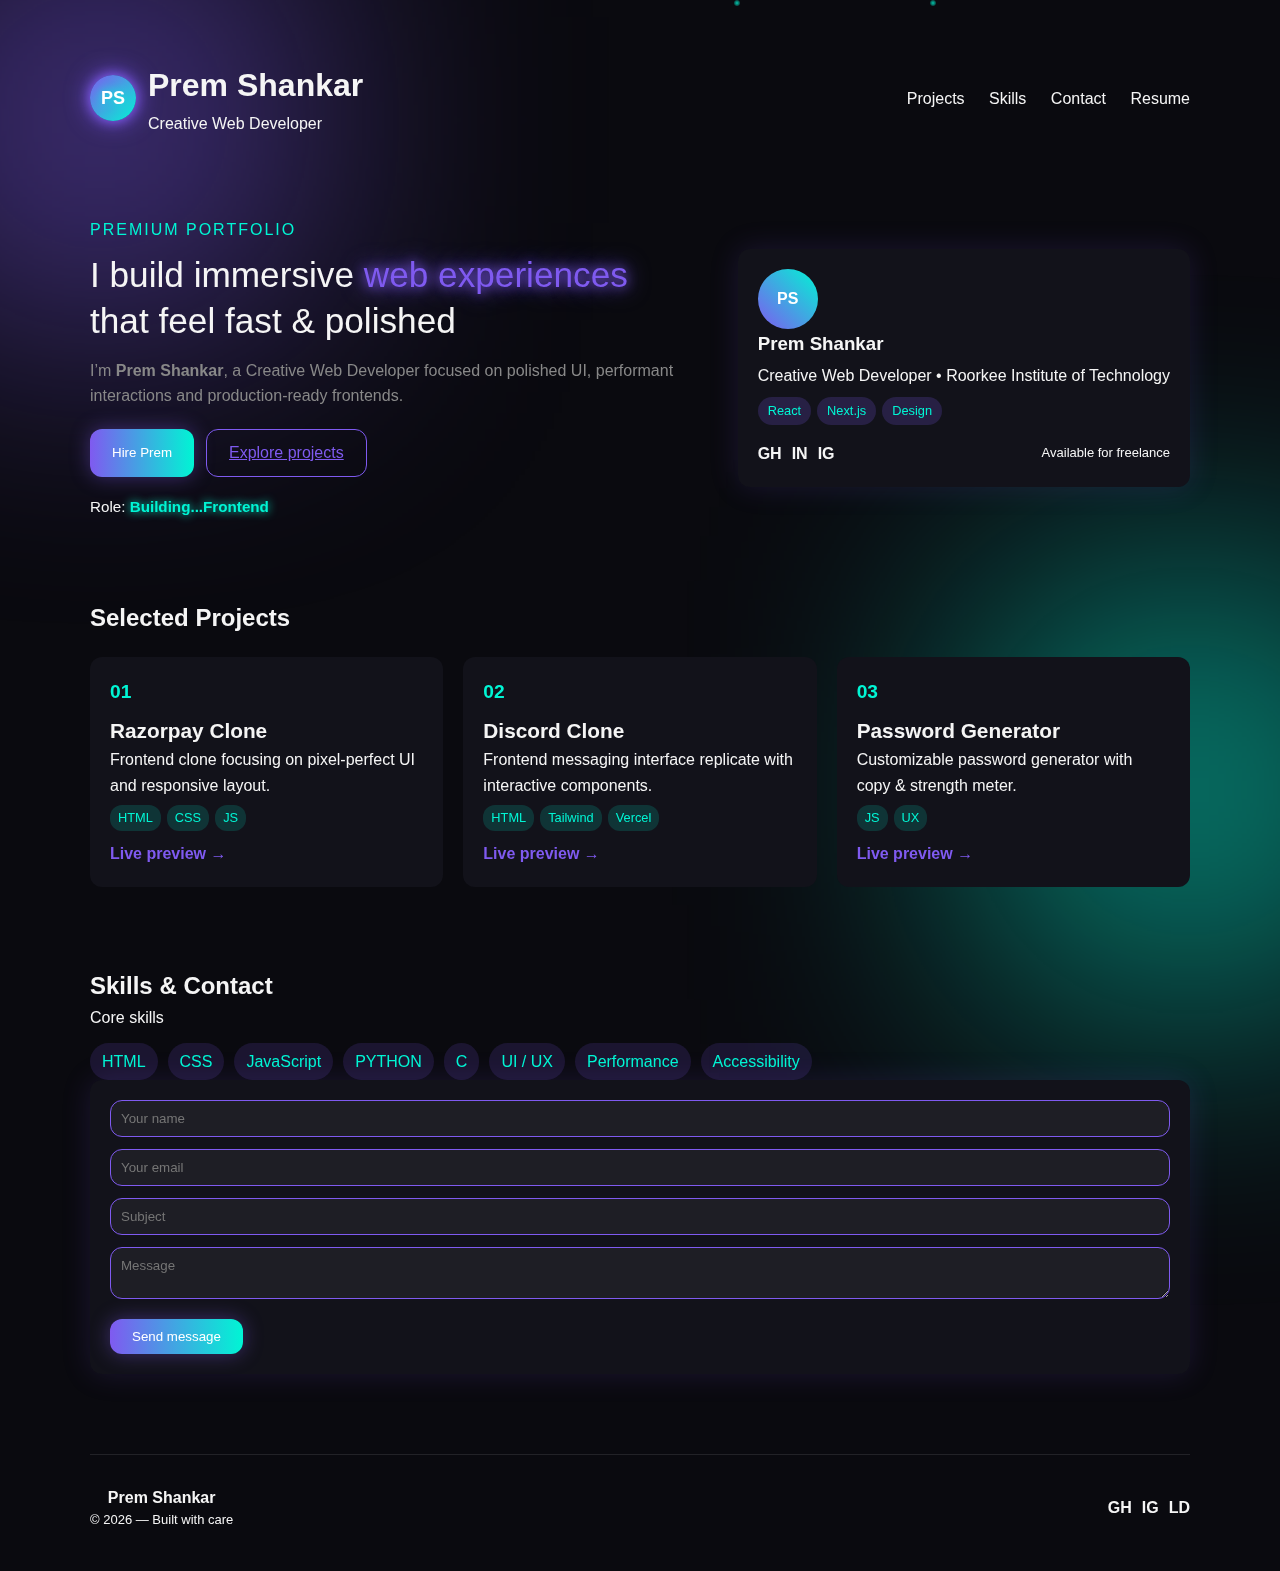
<file: index.html>
<!doctype html>
<html lang="en">
<head>
  <meta charset="utf-8" />
  <meta name="viewport" content="width=device-width,initial-scale=1" />
  <title>Prem Shankar — Portfolio</title>
  <meta name="description" content="Prem Shankar — Creative Web Developer. Premium portfolio with neon-dark theme, showcase animations & interactive UI."/>
  <meta name="author" content="Prem Shankar" />
  <link rel="icon" href="data:image/svg+xml,<svg xmlns=%22http://www.w3.org/2000/svg%22 viewBox=%220 0 24 24%22><text y=%2220%22 font-size=%2220%22>💠</text></svg>">
  
  <!-- ✅ Correct way to link external CSS -->
  <link rel="stylesheet" href="style.css">  

</head>

<body>
  <div class="bg-shape s1"></div>
  <div class="bg-shape s2"></div>

  <div class="container">
    <!-- NAV -->
    <nav class="nav">
      <div class="brand">
        <div class="logo">PS</div>
        <div>
          <h1>Prem Shankar</h1>
          <p>Creative Web Developer</p>
        </div>
      </div>

      <div class="nav-links">
        <a href="3#project.html">Projects</a>
        <a href="skills.html">Skills</a>
        <a href="contact.html">Contact</a>
        <a href="resume.html">Resume</a>
      </div>
    </nav>

    <!-- HERO -->
    <header class="hero" id="home">
      <div class="hero-left">
        <div class="eyebrow">Premium portfolio</div>
        <div class="headline">I build immersive <span class="accent">web experiences</span><br><span class="muted">that feel fast & polished</span></div>
        <p class="sub">I’m <strong>Prem Shankar</strong>, a Creative Web Developer focused on polished UI, performant interactions and production-ready frontends.</p>

        <div class="cta-row">
          <button class="btn btn-cta" id="hireBtn">Hire Prem</button>
          <a class="btn btn-ghost" href="#projects">Explore projects</a>
        </div>

        <div class="role-box"><span class="muted">Role: </span><span class="role" id="typedRole">Building...</span></div>
      </div>

      <aside class="hero-right">
        <div class="card">
          <div class="card-hero">
            <div class="avatar">PS</div>
            <div class="card-info">
              <h3>Prem Shankar</h3>
              <p class="muted">Creative Web Developer • Roorkee Institute of Technology</p>
              <div class="card-actions">
                <div class="chip">React</div>
                <div class="chip">Next.js</div>
                <div class="chip">Design</div>
              </div>
            </div>
          </div>

          <div class="social-row">
            <div class="socials">
              <a class="social" href="#">GH</a>
              <a class="social" href="https://www.instagram.com/_lokesh_gujjar/" target="_blank">IN</a>
              <a class="social" href="https://www.linkedin.com/in/prem-shankar-67800938a/" target="_blank">IG</a>
            </div>
            <div class="muted small">Available for freelance</div>
          </div>
        </div>
      </aside>
    </header>

    <!-- PROJECTS -->
    <section class="section" id="projects">
      <h2>Selected Projects</h2>
      <div class="projects">
        <div class="proj" data-idx="1">
          <div class="num">01</div>
          <h3>Razorpay Clone</h3>
          <p class="muted">Frontend clone focusing on pixel-perfect UI and responsive layout.</p>
          <div class="tags"><span>HTML</span><span>CSS</span><span>JS</span></div>
          <div class="preview">Live preview →</div>
        </div>

        <div class="proj" data-idx="2">
          <div class="num">02</div>
          <h3>Discord Clone</h3>
          <p class="muted">Frontend messaging interface replicate with interactive components.</p>
          <div class="tags"><span>HTML</span><span>Tailwind</span><span>Vercel</span></div>
          <div class="preview">Live preview →</div>
        </div>

        <div class="proj" data-idx="3">
          <div class="num">03</div>
          <h3>Password Generator</h3>
          <p class="muted">Customizable password generator with copy & strength meter.</p>
          <div class="tags"><span>JS</span><span>UX</span></div>
          <div class="preview">Live preview →</div>
        </div>
      </div>
    </section>

    <!-- SKILLS -->
    <section class="section" id="skills">
      <h2>Skills & Contact</h2>
      <div class="grid-2">
        <div>
          <p class="muted">Core skills</p>
          <div class="skills">
            <div>HTML</div><div>CSS</div><div>JavaScript</div><div>PYTHON</div><div>C</div><div>UI / UX</div><div>Performance</div><div>Accessibility</div>
          </div>
        </div>

        <aside class="contact-card" id="contact">
          <form id="contactForm">
            <input class="input" type="text" id="cname" placeholder="Your name" required>
            <input class="input" type="email" id="cemail" placeholder="Your email" required>
            <input class="input" type="text" id="csubject" placeholder="Subject" required>
            <textarea class="input" id="cmessage" placeholder="Message" required></textarea>
            <button class="btn btn-cta" type="submit">Send message</button>
          </form>
        </aside>
      </div>
    </section>

    <!-- FOOTER -->
    <footer>
      <div class="footer-row">
        <div><strong>Prem Shankar</strong><div class="muted small">© <span id="yr"></span> — Built with care</div></div>
        <div class="socials">
          <a class="social" href="#">GH</a>
          <a class="social" href="https://www.instagram.com/_lokesh_gujjar/" target="_blank">IG</a>
          <a class="social" href="https://www.linkedin.com/in/prem-shankar-67800938a/" target="_blank">LD</a>
        </div>
      </div>
    </footer>
  </div>

  <script src="script.js"></script>
</body>
</html>
</file>
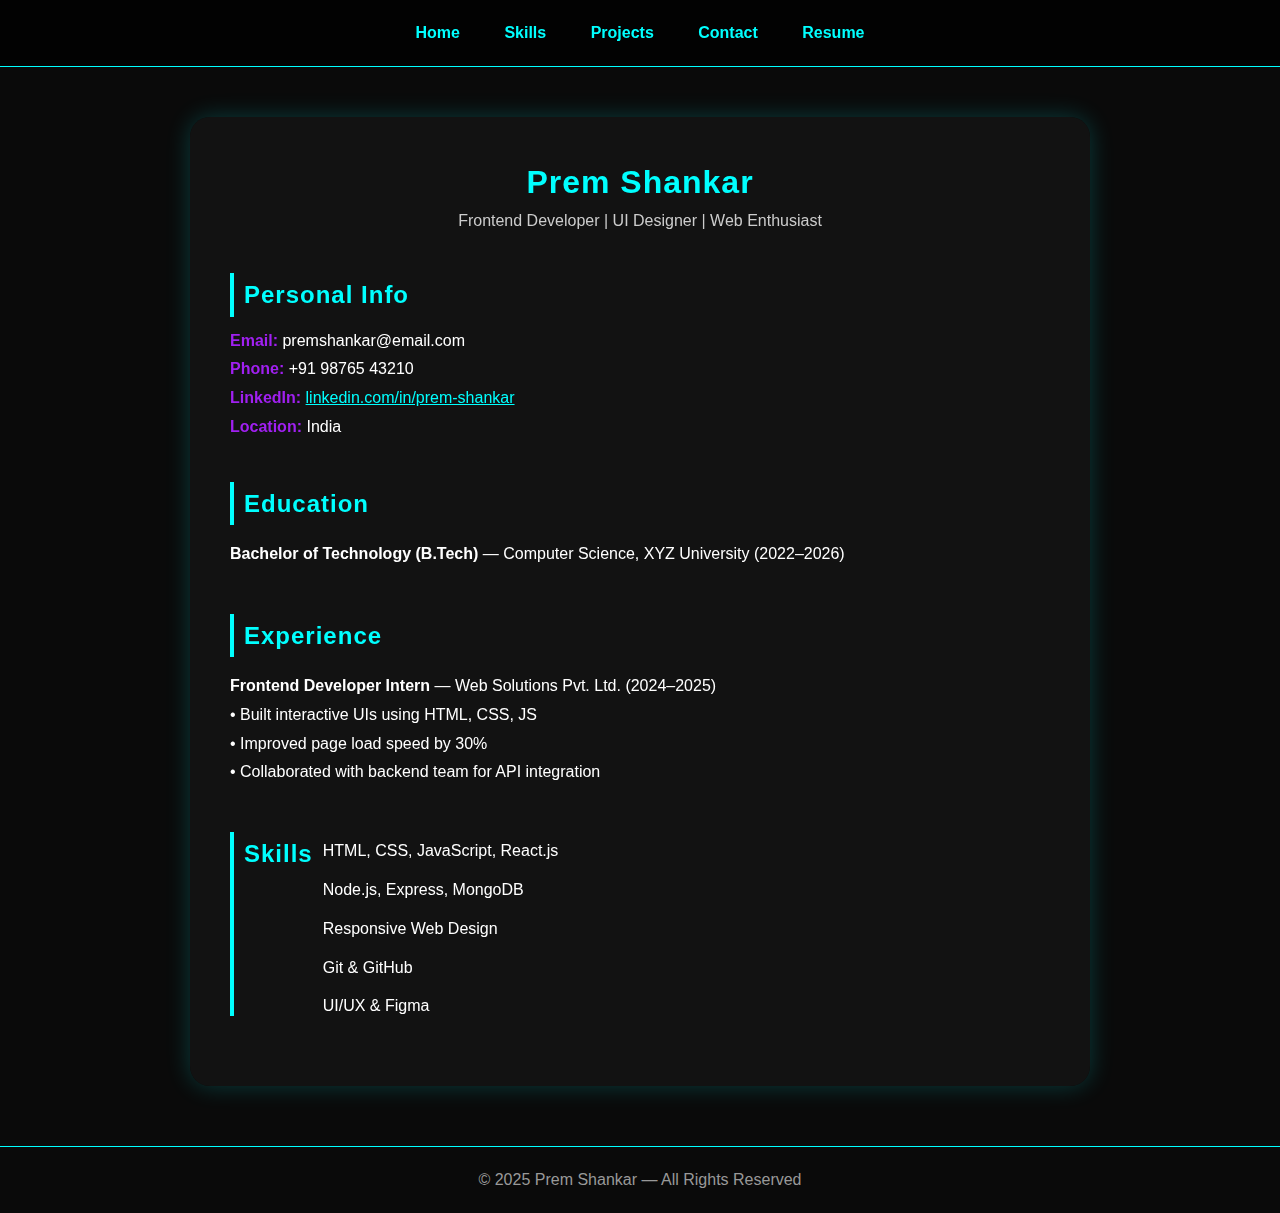
<file: resume.html>
<!DOCTYPE html>
<html lang="en">
<head>
  <meta charset="UTF-8" />
  <meta name="viewport" content="width=device-width, initial-scale=1.0" />
  <title>Resume — Prem Shankar</title>
  <link rel="stylesheet" href="style.css" />
  <style>
    body {
      font-family: 'Poppins', sans-serif;
      margin: 0;
      background: #0a0a0a;
      color: #fff;
      overflow-x: hidden;
    }

    header {
      text-align: center;
      background: rgba(0, 0, 0, 0.8);
      padding: 20px;
      border-bottom: 1px solid #0ff;
      position: sticky;
      top: 0;
      z-index: 1000;
    }

    header a {
      color: #0ff;
      text-decoration: none;
      margin: 0 20px;
      font-weight: 600;
      transition: 0.3s;
    }

    header a:hover {
      color: #a020f0;
    }

    .resume-container {
      width: 85%;
      max-width: 900px;
      margin: 50px auto;
      background: rgba(20, 20, 20, 0.8);
      padding: 40px;
      border-radius: 20px;
      box-shadow: 0 0 25px rgba(0, 255, 255, 0.2);
      backdrop-filter: blur(8px);
      transition: 0.4s;
    }

    .resume-container:hover {
      box-shadow: 0 0 35px rgba(160, 32, 240, 0.4);
    }

    h1, h2 {
      text-align: center;
      color: #0ff;
      letter-spacing: 1px;
    }

    .section {
      margin-top: 40px;
    }

    .section h2 {
      border-left: 4px solid #0ff;
      padding-left: 10px;
      text-align: left;
      font-size: 1.5em;
      margin-bottom: 10px;
    }

    .info, .education, .experience, .skills {
      margin-bottom: 20px;
      line-height: 1.8;
    }

    .info strong {
      color: #a020f0;
    }

    ul {
      list-style: none;
      padding: 0;
    }

    ul li {
      padding: 5px 0;
    }

    footer {
      text-align: center;
      padding: 20px;
      border-top: 1px solid #0ff;
      margin-top: 60px;
      color: #999;
    }

    @media (max-width: 600px) {
      .resume-container {
        width: 95%;
        padding: 20px;
      }
    }
  </style>
</head>
<body>
  <header>
    <a href="index.html">Home</a>
    <a href="skills.html">Skills</a>
    <a href="project.html">Projects</a>
    <a href="contact.html">Contact</a>
    <a href="resume.html">Resume</a>
  </header>

  <div class="resume-container" id="resume">
    <h1>Prem Shankar</h1>
    <p style="text-align:center; color:#ccc;">Frontend Developer | UI Designer | Web Enthusiast</p>

    <div class="section info">
      <h2>Personal Info</h2>
      <p><strong>Email:</strong> premshankar@email.com</p>
      <p><strong>Phone:</strong> +91 98765 43210</p>
      <p><strong>LinkedIn:</strong> <a href="https://www.linkedin.com/in/prem-shankar-67800938a/" target="_blank" style="color:#0ff;">linkedin.com/in/prem-shankar</a></p>
      <p><strong>Location:</strong> India</p>
    </div>

    <div class="section education">
      <h2>Education</h2>
      <ul>
        <li><strong>Bachelor of Technology (B.Tech)</strong> — Computer Science, XYZ University (2022–2026)</li>
      </ul>
    </div>

    <div class="section experience">
      <h2>Experience</h2>
      <ul>
        <li><strong>Frontend Developer Intern</strong> — Web Solutions Pvt. Ltd. (2024–2025)<br>
          • Built interactive UIs using HTML, CSS, JS<br>
          • Improved page load speed by 30%<br>
          • Collaborated with backend team for API integration</li>
      </ul>
    </div>

    <div class="section skills">
      <h2>Skills</h2>
      <ul>
        <li>HTML, CSS, JavaScript, React.js</li>
        <li>Node.js, Express, MongoDB</li>
        <li>Responsive Web Design</li>
        <li>Git & GitHub</li>
        <li>UI/UX & Figma</li>
      </ul>
    </div>
  </div>

  <footer>© 2025 Prem Shankar — All Rights Reserved</footer>
</body>
</html>
</file>
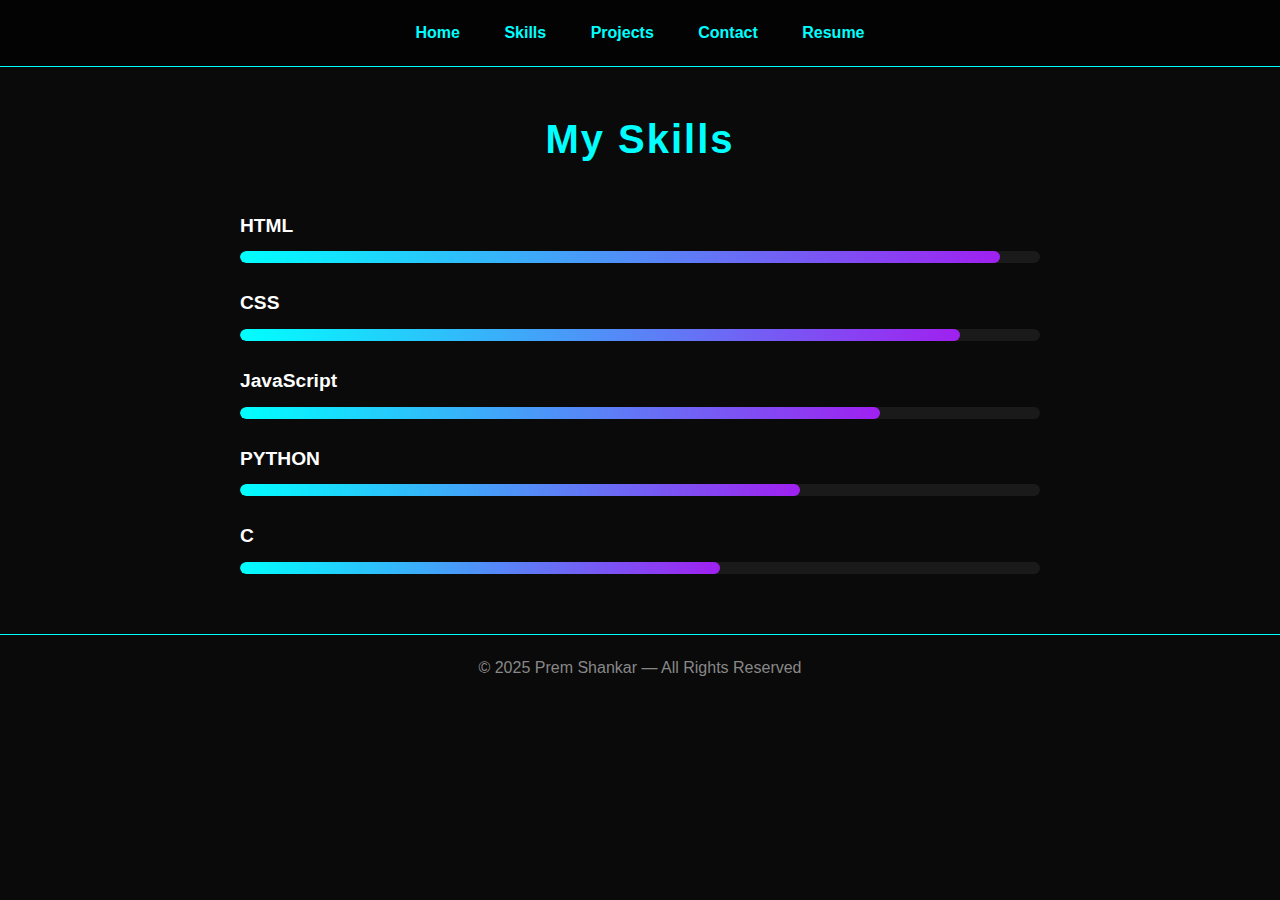
<file: skills.html>
<!DOCTYPE html>
<html lang="en">
<head>
  <meta charset="UTF-8" />
  <meta name="viewport" content="width=device-width, initial-scale=1.0" />
  <title>My Skills — Prem Shankar</title>
  <link rel="stylesheet" href="style.css" />
  <style>
    body {
      margin: 0;
      font-family: 'Poppins', sans-serif;
      background: #0a0a0a;
      color: #fff;
      overflow-x: hidden;
    }

    header {
      background: rgba(0, 0, 0, 0.7);
      padding: 20px;
      text-align: center;
      border-bottom: 1px solid #0ff;
      position: sticky;
      top: 0;
      z-index: 1000;
    }

    header a {
      color: #0ff;
      text-decoration: none;
      margin: 0 20px;
      font-weight: 600;
      transition: 0.3s;
    }

    header a:hover {
      color: #a020f0;
    }

    h1 {
      text-align: center;
      margin-top: 40px;
      color: #0ff;
      font-size: 2.5em;
      letter-spacing: 2px;
    }

    .skills-container {
      width: 80%;
      margin: 40px auto;
      max-width: 800px;
    }

    .skill {
      margin: 25px 0;
    }

    .skill-name {
      margin-bottom: 10px;
      font-weight: bold;
      font-size: 1.2em;
    }

    .progress-bar {
      height: 12px;
      width: 100%;
      background: #1a1a1a;
      border-radius: 6px;
      overflow: hidden;
    }

    .progress {
      height: 100%;
      width: 0;
      background: linear-gradient(90deg, #00ffff, #a020f0);
      border-radius: 6px;
      transition: width 2s ease-in-out;
    }

    footer {
      text-align: center;
      padding: 20px;
      color: #888;
      border-top: 1px solid #0ff;
      margin-top: 60px;
    }
  </style>
</head>
<body>
  <header>
    <a href="index.html">Home</a>
    <a href="skills.html">Skills</a>
    <a href="project.html">Projects</a>
    <a href="contact.html">Contact</a>
    <a href="resume.html">Resume</a>
  </header>

  <h1>My Skills</h1>

  <div class="skills-container">
    <div class="skill">
      <div class="skill-name">HTML</div>
      <div class="progress-bar"><div class="progress" data-skill="95%"></div></div>
    </div>

    <div class="skill">
      <div class="skill-name">CSS</div>
      <div class="progress-bar"><div class="progress" data-skill="90%"></div></div>
    </div>

    <div class="skill">
      <div class="skill-name">JavaScript</div>
      <div class="progress-bar"><div class="progress" data-skill="80%"></div></div>
    </div>

    <div class="skill">
      <div class="skill-name">PYTHON</div>
      <div class="progress-bar"><div class="progress" data-skill="70%"></div></div>
    </div>

    <div class="skill">
      <div class="skill-name">C</div>
      <div class="progress-bar"><div class="progress" data-skill="60%"></div></div>
    </div>
  </div>

  <footer>© 2025 Prem Shankar — All Rights Reserved</footer>

  <script>
    // Animate skill bars when page loads
    window.addEventListener("load", () => {
      const progresses = document.querySelectorAll(".progress");
      progresses.forEach((bar) => {
        const width = bar.getAttribute("data-skill");
        bar.style.width = width;
      });
    });
  </script>
</body>
</html>
</file>
<file: style.css>
/* ===============================
   Prem Shankar — Portfolio Styles
   Full Neon Animation Theme
   =============================== */
/* === NAVBAR === */

#navbar {
  position: fixed;
  top: 0;
  width: 100%;
  background: rgba(122, 55, 255, 0.7);
  padding: 15px 0;
  text-align: center;
  backdrop-filter: blur(10px);
  transition: all 0.3s ease;
  z-index: 100;
}

#navbar a {
  color: #b8b8ff;
  text-decoration: none;
  margin: 0 20px;
  text-transform: uppercase;
  font-weight: 500;
  transition: 0.3s;
}

#navbar a:hover {
  color: #00eaff;
  text-shadow: 0 0 10px #00eaff;
}

#navbar.active {
  background: rgba(0, 0, 40, 0.95);
  box-shadow: 0 0 30px #00eaff;
}

:root {
  --bg: #0a0a0f;
  --card: #12121a;
  --neon-1: #7f5af0;
  --neon-2: #00f5d4;
  --text: #f5f5f5;
  --muted: #888;
  --accent-shadow: 0 0 12px var(--neon-1), 0 0 24px var(--neon-1);
  --radius: 12px;
  --transition: all 0.3s ease;
}

* {
  box-sizing: border-box;
  margin: 0;
  padding: 0;
  font-family: "Poppins", sans-serif;
}

body {
  background: var(--bg);
  color: var(--text);
  overflow-x: hidden;
  line-height: 1.6;
  scroll-behavior: smooth;
}

/* Background glow shapes */
.bg-shape {
  position: fixed;
  filter: blur(140px);
  opacity: 0.5;
  z-index: -1;
}

.s1 {
  width: 400px;
  height: 400px;
  background: var(--neon-1);
  top: -80px;
  left: -100px;
  animation: float 12s infinite alternate;
}

.s2 {
  width: 420px;
  height: 420px;
  background: var(--neon-2);
  bottom: -100px;
  right: -120px;
  animation: float 10s infinite alternate-reverse;
}

@keyframes float {
  0% { transform: translateY(0) rotate(0); }
  100% { transform: translateY(30px) rotate(15deg); }
}

/* Layout */
.container {
  width: 90%;
  max-width: 1100px;
  margin: auto;
  padding: 40px 0;
}

/* NAV */
.nav {
  display: flex;
  justify-content: space-between;
  align-items: center;
  padding: 20px 0;
}

.brand {
  display: flex;
  align-items: center;
  gap: 12px;
}

.logo {
  width: 46px;
  height: 46px;
  border-radius: 50%;
  background: linear-gradient(135deg, var(--neon-1), var(--neon-2));
  display: flex;
  align-items: center;
  justify-content: center;
  color: #fff;
  font-weight: 700;
  font-size: 18px;
  box-shadow: var(--accent-shadow);
  text-shadow: 0 0 10px var(--neon-2);
}

.nav-links a {
  color: var(--text);
  text-decoration: none;
  margin-left: 20px;
  position: relative;
  transition: var(--transition);
}

.nav-links a::after {
  content: "";
  position: absolute;
  bottom: -4px;
  left: 0;
  width: 0;
  height: 2px;
  background: var(--neon-1);
  transition: 0.3s;
}

.nav-links a:hover::after {
  width: 100%;
}

.nav-links a:hover {
  color: var(--neon-2);
}

/* HERO */
.hero {
  display: flex;
  flex-wrap: wrap;
  gap: 40px;
  margin-top: 60px;
  align-items: center;
  justify-content: space-between;
}

.hero-left {
  flex: 1 1 500px;
}

.eyebrow {
  text-transform: uppercase;
  letter-spacing: 2px;
  color: var(--neon-2);
  font-weight: 500;
}

.headline {
  font-size: 2.2rem;
  margin-top: 10px;
  line-height: 1.3;
}

.accent {
  color: var(--neon-1);
  text-shadow: var(--accent-shadow);
}

.sub {
  color: var(--muted);
  margin-top: 14px;
  max-width: 600px;
}

.cta-row {
  margin-top: 20px;
  display: flex;
  gap: 12px;
}

.btn {
  padding: 10px 22px;
  border-radius: var(--radius);
  font-weight: 500;
  cursor: pointer;
  transition: var(--transition);
}

.btn-cta {
  background: linear-gradient(90deg, var(--neon-1), var(--neon-2));
  color: #fff;
  border: none;
  box-shadow: 0 0 20px rgba(127, 90, 240, 0.4);
}

.btn-cta:hover {
  transform: scale(1.05);
  box-shadow: 0 0 35px rgba(0, 245, 212, 0.7);
}

.btn-ghost {
  background: transparent;
  border: 1px solid var(--neon-1);
  color: var(--neon-1);
}

.btn-ghost:hover {
  background: var(--neon-1);
  color: #fff;
  box-shadow: var(--accent-shadow);
}

.role-box {
  margin-top: 18px;
  font-size: 0.95rem;
}

.role {
  color: var(--neon-2);
  font-weight: 600;
  text-shadow: 0 0 10px var(--neon-2);
}

/* CARD (Right) */
.card {
  background: var(--card);
  padding: 20px;
  border-radius: var(--radius);
  box-shadow: 0 0 30px rgba(127, 90, 240, 0.15);
  flex: 1 1 300px;
  transition: var(--transition);
}

.card:hover {
  box-shadow: 0 0 45px rgba(0, 245, 212, 0.25);
  transform: translateY(-4px);
}

.avatar {
  background: linear-gradient(45deg, var(--neon-1), var(--neon-2));
  border-radius: 50%;
  width: 60px;
  height: 60px;
  font-weight: 600;
  color: #fff;
  display: flex;
  align-items: center;
  justify-content: center;
}

.card-info h3 {
  margin-bottom: 4px;
}

.chip {
  background: rgba(127, 90, 240, 0.2);
  padding: 4px 10px;
  border-radius: 20px;
  font-size: 0.8rem;
  color: var(--neon-2);
}

.card-actions {
  display: flex;
  gap: 6px;
  flex-wrap: wrap;
  margin-top: 8px;
}

.social-row {
  margin-top: 16px;
  display: flex;
  justify-content: space-between;
  align-items: center;
}

.socials {
  display: flex;
  gap: 10px;
}

.social {
  color: var(--text);
  text-decoration: none;
  font-weight: 600;
  transition: var(--transition);
}

.social:hover {
  color: var(--neon-2);
  text-shadow: 0 0 10px var(--neon-2);
}

.small {
  font-size: 13px;
}

/* PROJECTS */
.section {
  margin-top: 80px;
}

.projects {
  display: grid;
  grid-template-columns: repeat(auto-fit, minmax(260px, 1fr));
  gap: 20px;
  margin-top: 20px;
}

.proj {
  background: var(--card);
  padding: 20px;
  border-radius: var(--radius);
  transition: var(--transition);
  position: relative;
  overflow: hidden;
}

.proj:hover {
  box-shadow: 0 0 40px rgba(127, 90, 240, 0.3);
  transform: translateY(-6px);
}

.proj .num {
  color: var(--neon-2);
  font-weight: 700;
  font-size: 1.2rem;
}

.proj h3 {
  margin-top: 6px;
  font-size: 1.3rem;
}

.proj .tags {
  display: flex;
  gap: 6px;
  flex-wrap: wrap;
  margin-top: 6px;
}

.proj .tags span {
  font-size: 0.8rem;
  background: rgba(0, 245, 212, 0.15);
  border-radius: 12px;
  padding: 3px 8px;
  color: var(--neon-2);
}

.preview {
  color: var(--neon-1);
  margin-top: 10px;
  font-weight: 600;
}

/* SKILLS */
.skills {
  display: flex;
  flex-wrap: wrap;
  gap: 10px;
  margin-top: 12px;
}

.skills div {
  padding: 6px 12px;
  border-radius: 20px;
  background: rgba(127, 90, 240, 0.15);
  color: var(--neon-2);
  font-weight: 500;
  transition: 0.3s;
}

.skills div:hover {
  background: linear-gradient(90deg, var(--neon-1), var(--neon-2));
  color: #fff;
  transform: scale(1.05);
}

/* CONTACT */
.contact-card {
  background: var(--card);
  padding: 20px;
  border-radius: var(--radius);
  box-shadow: 0 0 30px rgba(127, 90, 240, 0.15);
}

.input {
  width: 100%;
  background: rgba(255, 255, 255, 0.05);
  border: 1px solid var(--neon-1);
  padding: 10px;
  margin-bottom: 12px;
  border-radius: var(--radius);
  color: var(--text);
  outline: none;
  transition: var(--transition);
}

.input:focus {
  border-color: var(--neon-2);
  box-shadow: 0 0 12px var(--neon-2);
}

/* FOOTER */
footer {
  margin-top: 80px;
  padding-top: 30px;
  border-top: 1px solid rgba(255, 255, 255, 0.1);
  text-align: center;
}

.footer-row {
  display: flex;
  justify-content: space-between;
  align-items: center;
  flex-wrap: wrap;
}

/* RESPONSIVE */
@media (max-width: 768px) {
  .hero {
    flex-direction: column;
  }

  .nav-links {
    display: flex;
    flex-wrap: wrap;
    gap: 10px;
  }

  .projects {
    grid-template-columns: 1fr;
  }
}
/* Floating Glow Particles */
.particle {
  position: fixed;
  top: 0;
  width: 6px;
  height: 6px;
  background: radial-gradient(circle, var(--neon-2), transparent);
  border-radius: 50%;
  opacity: 0.8;
  animation: floatUp linear infinite;
  z-index: -2;
}

@keyframes floatUp {
  from {
    transform: translateY(100vh) scale(0.5);
    opacity: 0.6;
  }
  to {
    transform: translateY(-10vh) scale(1.2);
    opacity: 0;
  }
}
</file>
